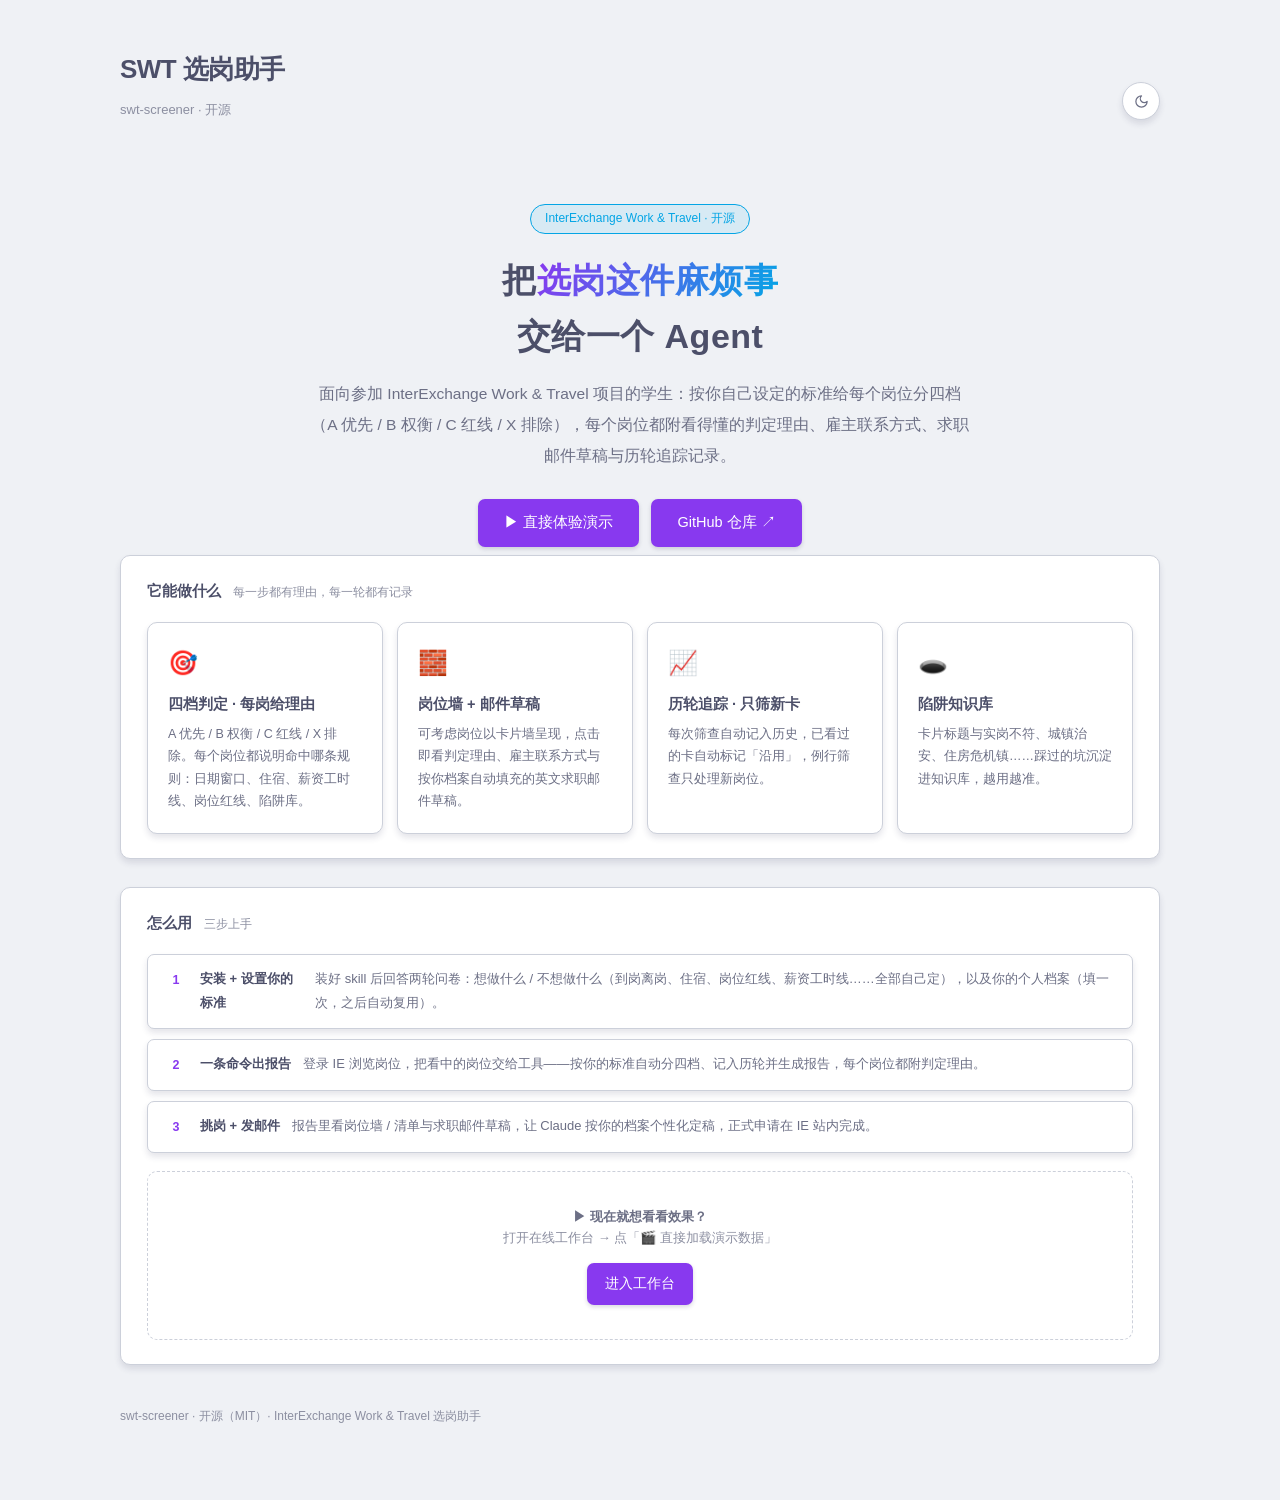
<file: index.html>
<!doctype html>
<html lang="zh">
<head>
<meta charset="utf-8">
<meta name="viewport" content="width=device-width, initial-scale=1">
<title>SWT 选岗助手 · InterExchange Work &amp; Travel 岗位筛选</title>
<meta name="description" content="面向 InterExchange Work & Travel 学生的开源选岗助手：按自己设定的标准给岗位分四档，附判定理由、求职邮件草稿与历轮追踪。">
<link rel="stylesheet" href="webapp/style.css">
<style>
.hero { text-align:center; padding:52px 10px 8px; }
.hero .badge { display:inline-block; font-size:12px; color:var(--accent2); border:1px solid var(--accent2);
  border-radius:999px; padding:4px 14px; margin-bottom:18px; background:var(--accent2-soft); }
.hero h1 { font-size:34px; font-weight:800; margin:0 0 14px; letter-spacing:.5px; }
.hero h1 .grad { background:linear-gradient(120deg,var(--accent),var(--accent2));
  -webkit-background-clip:text; background-clip:text; color:transparent; }
.hero .tag { color:var(--fg2); font-size:15.5px; line-height:2; max-width:660px; margin:0 auto 28px; }
.hero .ctas { display:flex; gap:12px; justify-content:center; flex-wrap:wrap; }
.hero .cta.big { padding:12px 26px; font-size:14.5px; }
.grid4 { display:grid; grid-template-columns:repeat(auto-fit,minmax(220px,1fr)); gap:14px; margin-top:18px; }
.fcard { background:var(--card); border:1px solid var(--line); border-radius:var(--radius); padding:20px; box-shadow:var(--shadow); }
.fcard .ico { font-size:24px; }
.fcard h4 { margin:10px 0 6px; font-size:14.5px; }
.fcard p { margin:0; font-size:12.5px; color:var(--fg2); line-height:1.8; }
.steps { margin:18px 0 0; padding:0; list-style:none; display:flex; flex-direction:column; gap:10px; counter-reset:st; }
.steps li { display:flex; gap:12px; align-items:flex-start; background:var(--card); border:1px solid var(--line);
  border-radius:var(--radius-s); padding:12px 16px; font-size:13px; color:var(--fg2); line-height:1.9;
  box-shadow:var(--shadow); counter-increment:st; }
.steps li::before { content:counter(st); flex:none; width:24px; height:24px; border-radius:8px; background:var(--accent-soft);
  color:var(--accent); display:flex; align-items:center; justify-content:center; font-weight:700; font-size:12.5px; margin-top:2px; }
.steps b { color:var(--fg); }
.demo-box { border:1.5px dashed var(--line); border-radius:var(--radius); padding:34px 20px; text-align:center;
  color:var(--muted); font-size:13px; margin-top:18px; }
.demo-box b { color:var(--fg2); }
@media (max-width:640px) { .hero h1 { font-size:26px; } }
</style>
</head>
<body>
<div class="wrap">
  <header class="page-head">
    <div>
      <h1>SWT 选岗助手</h1>
      <p class="page-sub">swt-screener · 开源</p>
    </div>
    <div class="head-actions">
      <button class="theme-btn" id="theme-btn" aria-label="切换明暗主题"></button>
    </div>
  </header>

  <section class="hero">
    <span class="badge">InterExchange Work &amp; Travel · 开源</span>
    <h1>把<span class="grad">选岗这件麻烦事</span><br>交给一个 Agent</h1>
    <p class="tag">面向参加 InterExchange Work &amp; Travel 项目的学生：按你自己设定的标准给每个岗位分四档
      （A 优先 / B 权衡 / C 红线 / X 排除），每个岗位都附看得懂的判定理由、雇主联系方式、求职邮件草稿与历轮追踪记录。</p>
    <div class="ctas">
      <a class="cta big" href="webapp/index.html">▶ 直接体验演示</a>
      <a class="cta big ghost-btn" id="repo-link" href="https://github.com/musao-web/swt-screener" target="_blank" rel="noopener">GitHub 仓库 ↗</a>
    </div>
  </section>

  <section class="card">
    <div class="card-head"><h3>它能做什么</h3><span class="card-sub">每一步都有理由，每一轮都有记录</span></div>
    <div class="grid4">
      <div class="fcard">
        <div class="ico">🎯</div>
        <h4>四档判定 · 每岗给理由</h4>
        <p>A 优先 / B 权衡 / C 红线 / X 排除。每个岗位都说明命中哪条规则：日期窗口、住宿、薪资工时线、岗位红线、陷阱库。</p>
      </div>
      <div class="fcard">
        <div class="ico">🧱</div>
        <h4>岗位墙 + 邮件草稿</h4>
        <p>可考虑岗位以卡片墙呈现，点击即看判定理由、雇主联系方式与按你档案自动填充的英文求职邮件草稿。</p>
      </div>
      <div class="fcard">
        <div class="ico">📈</div>
        <h4>历轮追踪 · 只筛新卡</h4>
        <p>每次筛查自动记入历史，已看过的卡自动标记「沿用」，例行筛查只处理新岗位。</p>
      </div>
      <div class="fcard">
        <div class="ico">🕳️</div>
        <h4>陷阱知识库</h4>
        <p>卡片标题与实岗不符、城镇治安、住房危机镇……踩过的坑沉淀进知识库，越用越准。</p>
      </div>
    </div>
  </section>

  <section class="card">
    <div class="card-head"><h3>怎么用</h3><span class="card-sub">三步上手</span></div>
    <ol class="steps">
      <li><b>安装 + 设置你的标准</b>装好 skill 后回答两轮问卷：想做什么 / 不想做什么（到岗离岗、住宿、岗位红线、薪资工时线……全部自己定），以及你的个人档案（填一次，之后自动复用）。</li>
      <li><b>一条命令出报告</b>登录 IE 浏览岗位，把看中的岗位交给工具——按你的标准自动分四档、记入历轮并生成报告，每个岗位都附判定理由。</li>
      <li><b>挑岗 + 发邮件</b>报告里看岗位墙 / 清单与求职邮件草稿，让 Claude 按你的档案个性化定稿，正式申请在 IE 站内完成。</li>
    </ol>
    <div class="demo-box">
      <b>▶ 现在就想看看效果？</b><br>
      打开在线工作台 → 点「🎬 直接加载演示数据」<br>
      <a class="cta" href="webapp/index.html" style="margin-top:14px;display:inline-flex">进入工作台</a>
    </div>
  </section>

  <div class="foot">
    swt-screener · 开源（MIT）· InterExchange Work &amp; Travel 选岗助手
  </div>
</div>

<script>
(function () {
"use strict";
// 主题切换（与工作台同一套 token）
var btn = document.getElementById("theme-btn");
var ICON_SUN = '<svg width="15" height="15" viewBox="0 0 24 24" fill="none" stroke="currentColor" stroke-width="2" stroke-linecap="round"><circle cx="12" cy="12" r="4"/><path d="M12 2v2M12 20v2M4.9 4.9l1.4 1.4M17.7 17.7l1.4 1.4M2 12h2M20 12h2M4.9 19.1l1.4-1.4M17.7 6.3l1.4-1.4"/></svg>';
var ICON_MOON = '<svg width="15" height="15" viewBox="0 0 24 24" fill="none" stroke="currentColor" stroke-width="2" stroke-linecap="round" stroke-linejoin="round"><path d="M12 3a6 6 0 0 0 9 9 9 9 0 1 1-9-9Z"/></svg>';
var cur = null;
try { cur = localStorage.getItem("swt-theme"); } catch (e) {}
if (cur) document.documentElement.setAttribute("data-theme", cur);
function isDark() {
  var a = document.documentElement.getAttribute("data-theme");
  if (a === "light") return false;
  if (a === "dark") return true;
  return window.matchMedia("(prefers-color-scheme: dark)").matches;
}
function render() { btn.innerHTML = isDark() ? ICON_SUN : ICON_MOON; btn.title = isDark() ? "切换到浅色" : "切换到深色"; }
btn.addEventListener("click", function () {
  var next = isDark() ? "light" : "dark";
  document.documentElement.setAttribute("data-theme", next);
  try { localStorage.setItem("swt-theme", next); } catch (e) {}
  render();
});
render();
})();
</script>
</body>
</html>
</file>
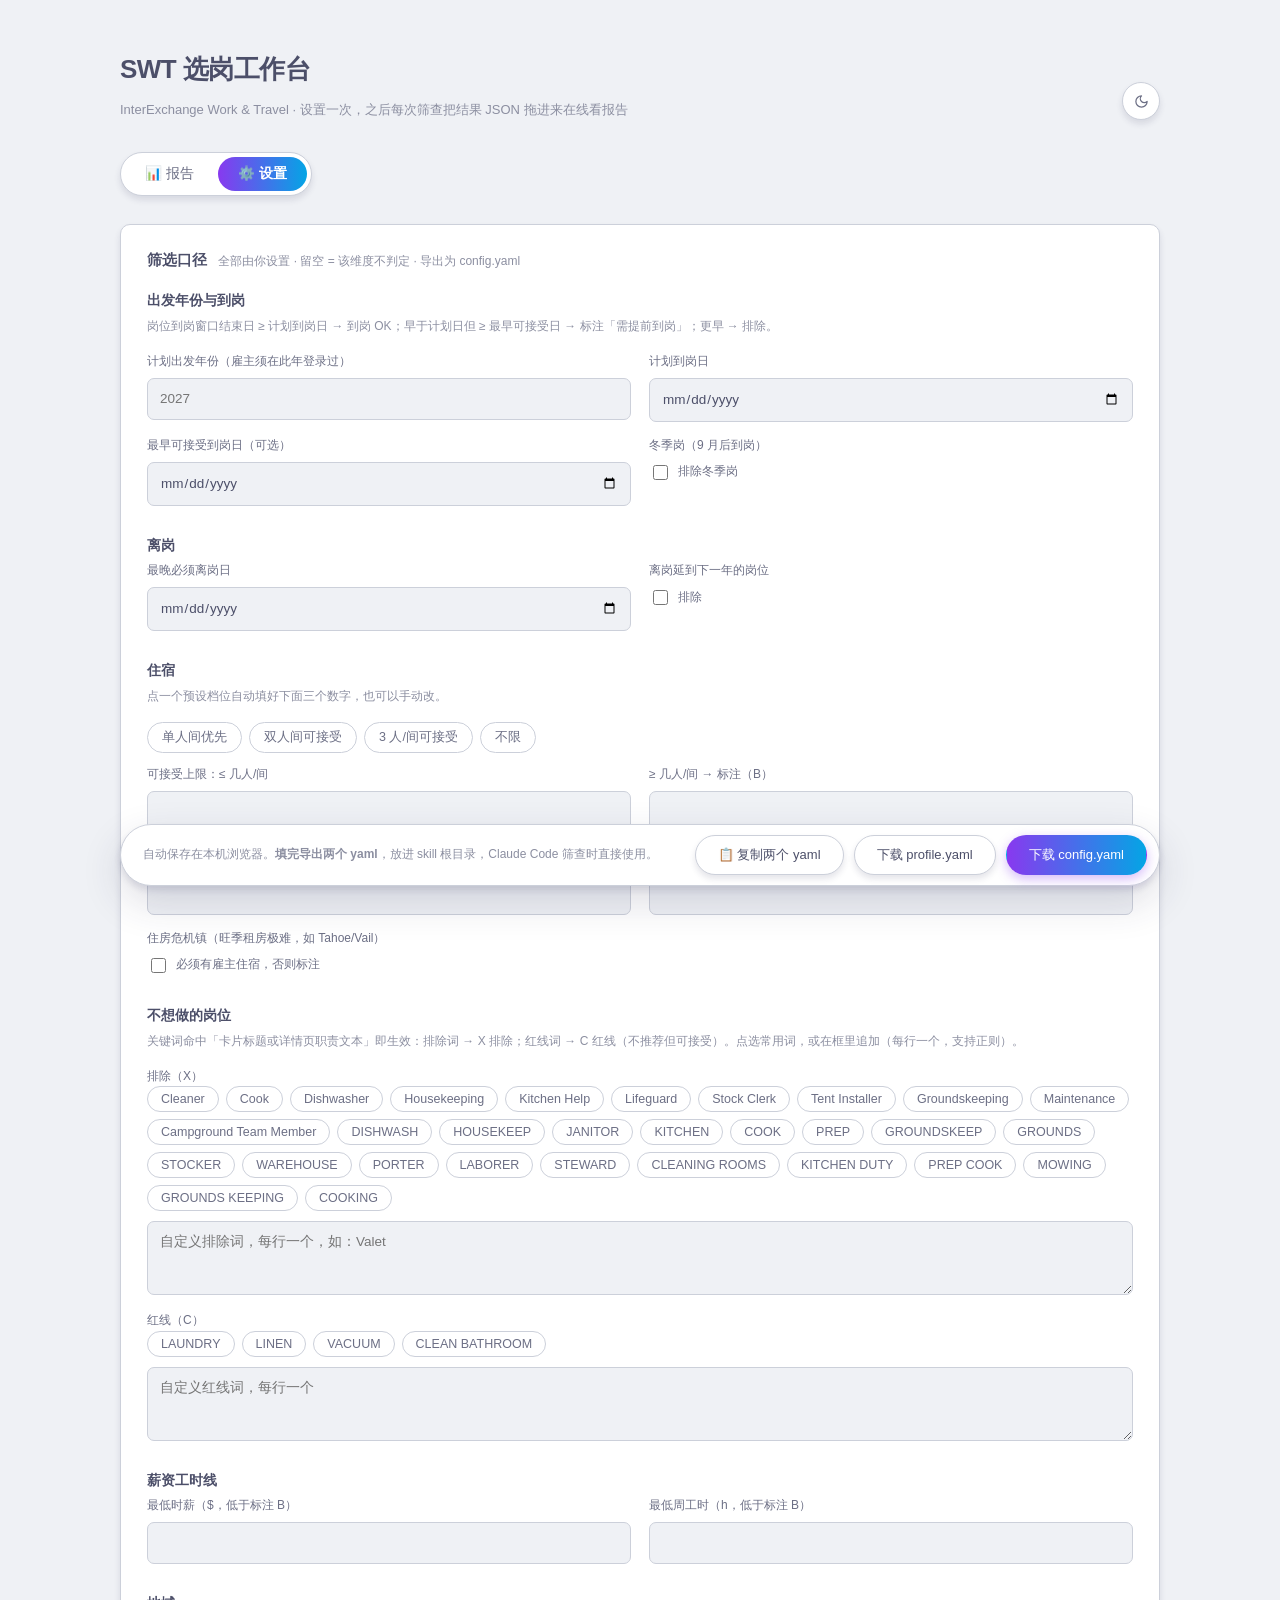
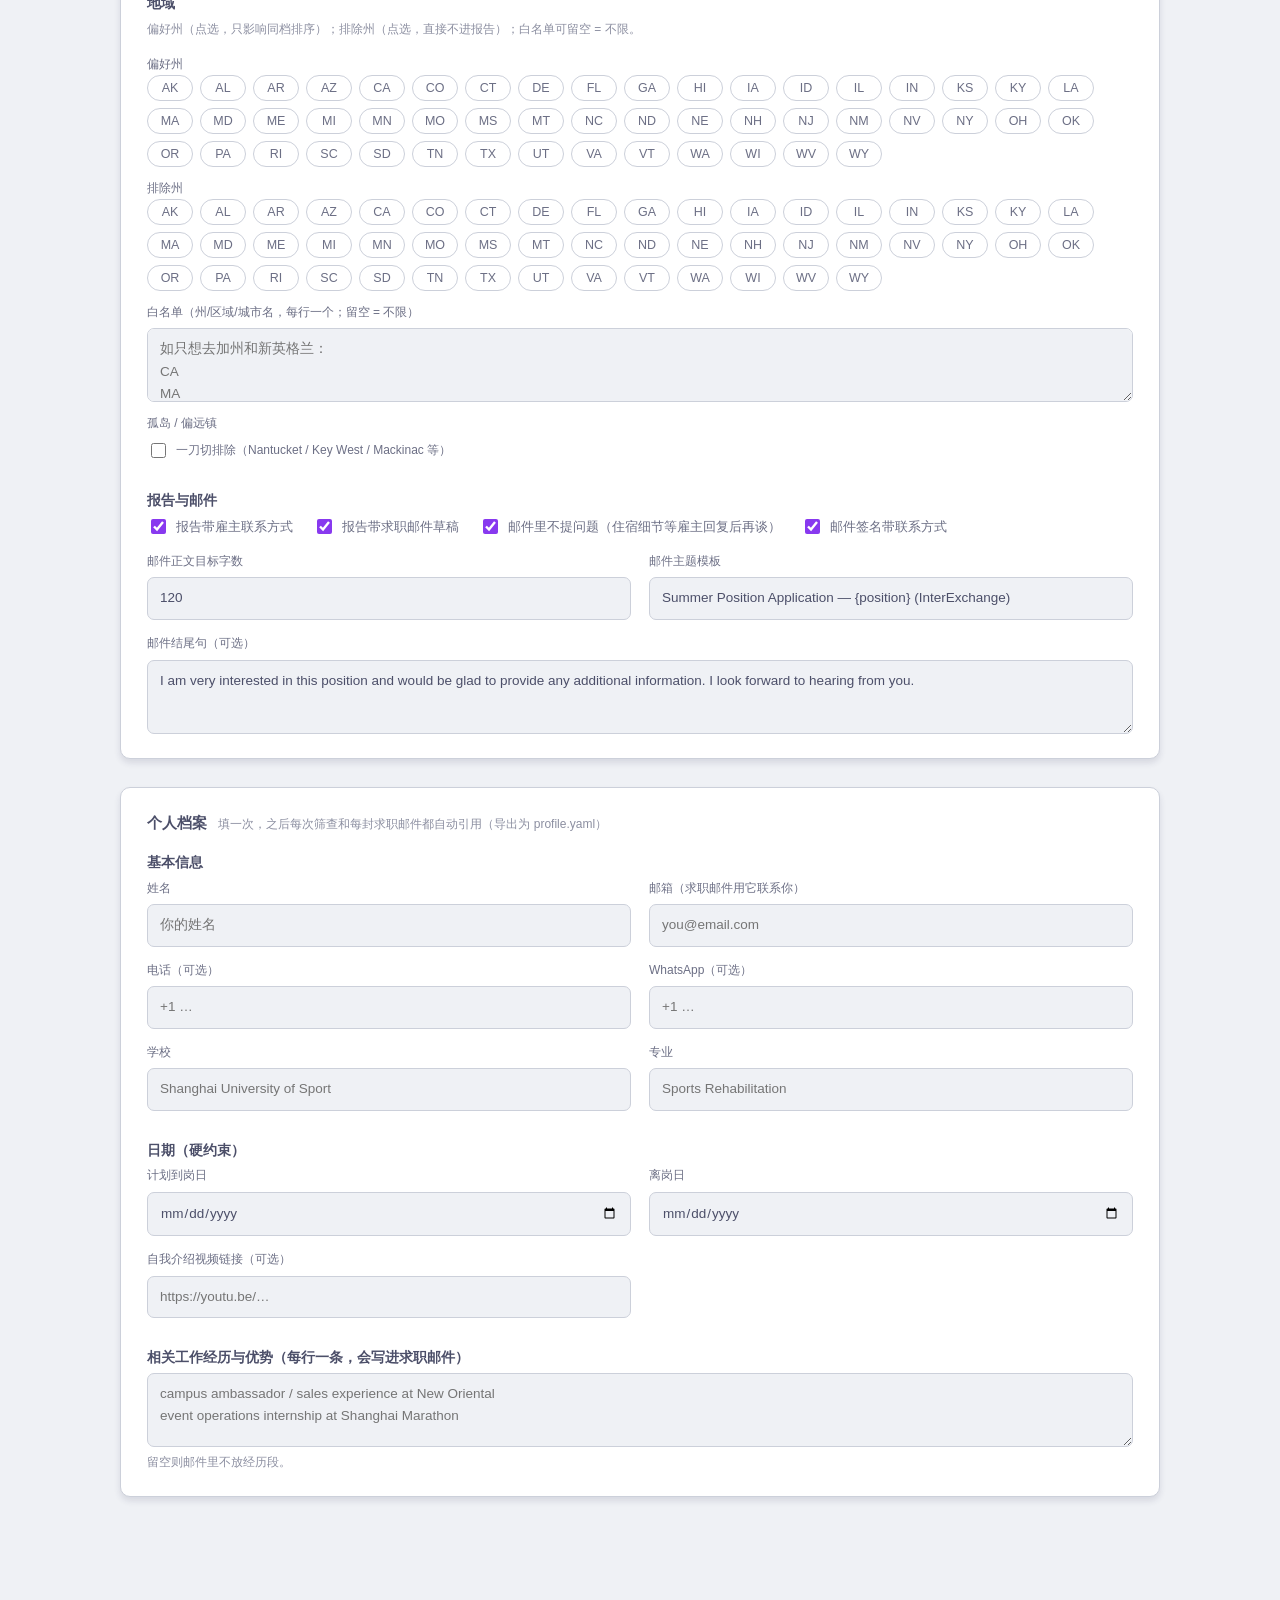
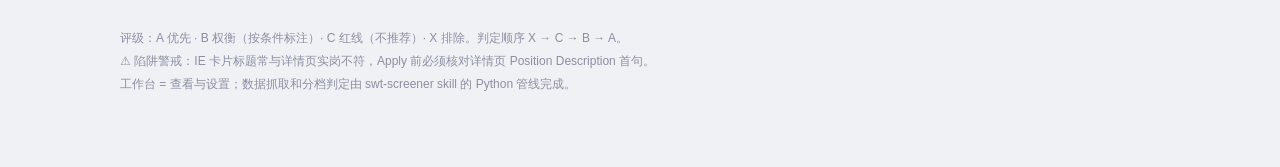
<file: webapp/index.html>
<!doctype html>
<html lang="zh">
<head>
<meta charset="utf-8">
<meta name="viewport" content="width=device-width, initial-scale=1">
<title>SWT 选岗工作台</title>
<link rel="stylesheet" href="style.css">
<style>
/* ===== 页签（胶囊） ===== */
.tabs { display:inline-flex; background:var(--card); border:1px solid var(--line); border-radius:999px;
        padding:4px; gap:4px; box-shadow:var(--shadow); margin-bottom:28px; }
.tab { border:0; background:transparent; color:var(--fg2); padding:8px 20px; border-radius:999px;
       cursor:pointer; font-size:13.5px; font-family:inherit; transition:.15s; }
.tab:hover { color:var(--fg); }
.tab.on { background:linear-gradient(90deg,var(--accent),var(--accent2)); color:var(--on-accent); font-weight:600; }

/* ===== 拖放区 ===== */
.drop { border:1.5px dashed var(--line); border-radius:var(--radius); padding:26px;
        text-align:center; color:var(--muted); font-size:13px; cursor:pointer; transition:.15s; }
.drop:hover, .drop.on { border-color:var(--accent2); color:var(--accent2); background:var(--accent2-soft); }
.drop.done { border-style:solid; border-color:var(--tier-a); color:var(--tier-a); background:var(--tier-a-soft); }
.hint { color:var(--muted); font-size:12px; line-height:1.9; margin:14px 0 0; }
.hint code { background:var(--bg); border:1px solid var(--line); border-radius:6px;
             padding:1px 7px; font-size:11.5px; color:var(--fg2); }

/* ===== 表单 ===== */
.fsec { margin-top:28px; }
.fsec h4 { font-size:14px; font-weight:600; margin:0 0 4px; }
.fsec .fsub { font-size:12px; color:var(--muted); margin:0 0 14px; line-height:1.8; }
.form-grid { display:grid; grid-template-columns:repeat(2,1fr); gap:14px 18px; }
@media (max-width:720px) { .form-grid { grid-template-columns:1fr; } }
.frow { display:flex; flex-direction:column; gap:6px; }
.frow label { font-size:12px; color:var(--fg2); font-weight:500; }
.frow input[type=text], .frow input[type=number], .frow input[type=date], .frow textarea {
  background:var(--bg); border:1px solid var(--line); border-radius:var(--radius-s);
  padding:9px 12px; font:inherit; font-size:13.5px; color:var(--fg); }
.frow textarea { min-height:74px; resize:vertical; }
.frow input:focus, .frow textarea:focus { outline:none; border-color:var(--accent2); }
.frow .fhelp { font-size:11.5px; color:var(--muted); }

/* ===== 点选胶囊（B · 渐变选中态） ===== */
.pick-grid { display:flex; flex-wrap:wrap; gap:7px; }
.pick { display:inline-flex; align-items:center; border:1px solid var(--line); background:var(--card);
        color:var(--fg2); border-radius:999px; padding:5px 13px; font-size:12.5px; cursor:pointer;
        font-family:inherit; transition:.12s; }
.pick:hover { border-color:var(--accent); color:var(--accent); }
.pick.on { background:linear-gradient(90deg,var(--accent),var(--accent2)); border-color:transparent;
           color:var(--on-accent); font-weight:600; }
.pick-grid.states .pick { min-width:46px; justify-content:center; padding:5px 9px; }
.chk-grid { display:flex; flex-wrap:wrap; gap:8px 20px; }
.chk { display:flex; align-items:center; gap:7px; font-size:13px; color:var(--fg2); cursor:pointer; }
.chk input { accent-color:var(--accent); width:15px; height:15px; }

/* ===== 住宿预设（胶囊） ===== */
.preset-row { display:flex; flex-wrap:wrap; gap:7px; margin-bottom:12px; }
.preset { border:1px solid var(--line); background:var(--card); color:var(--fg2);
          border-radius:999px; padding:6px 14px; font-size:12.5px; cursor:pointer;
          font-family:inherit; transition:.15s; }
.preset:hover { border-color:var(--accent); color:var(--accent); }
.preset.on { background:linear-gradient(90deg,var(--accent),var(--accent2)); border-color:transparent;
             color:var(--on-accent); font-weight:600; }
.note-warn { font-size:12px; color:var(--muted); line-height:1.8; }
.note-warn b { color:var(--tier-b); }

/* ===== 导出栏 + 按钮（B · 胶囊渐变） ===== */
.export-bar { position:sticky; bottom:14px; display:flex; gap:10px; align-items:center;
  background:var(--card); border:1px solid var(--line); box-shadow:var(--shadow-lg);
  border-radius:999px; padding:10px 12px 10px 22px; margin-top:26px; flex-wrap:wrap; z-index:5; }
.export-bar .eb-title { font-size:12px; color:var(--muted); margin-right:auto; line-height:1.6; }

.btn2 { display:inline-flex; align-items:center; gap:7px; border:1px solid transparent;
        border-radius:999px; font-size:13px; font-weight:500; padding:10px 22px;
        cursor:pointer; font-family:inherit; transition:.15s; }
.btn2.ok { background:linear-gradient(90deg,var(--accent),var(--accent2)); color:var(--on-accent);
           box-shadow:0 4px 12px rgba(136,57,239,.35); }
.btn2.ok:hover { filter:brightness(1.08); transform:translateY(-1px); }
.btn2.ghost { background:var(--card); color:var(--fg); border-color:var(--line); box-shadow:var(--shadow); }
.btn2.ghost:hover { border-color:var(--accent); color:var(--accent); }
#btn-demo { background:linear-gradient(90deg,var(--accent2),#22b8f0); color:var(--on-accent);
            border-color:transparent; font-weight:600; box-shadow:0 4px 12px rgba(4,165,229,.35); }
#btn-demo:hover { filter:brightness(1.08); transform:translateY(-1px); }

#report-area { animation:pop .25s ease; }
@keyframes pop { from { opacity:0; transform:translateY(8px); } to { opacity:1; transform:none; } }
</style>
</head>
<body>
<div class="wrap">
  <header class="page-head">
    <div>
      <h1>SWT 选岗工作台</h1>
      <p class="page-sub">InterExchange Work &amp; Travel · 设置一次，之后每次筛查把结果 JSON 拖进来在线看报告</p>
    </div>
    <div class="head-actions">
      <button class="theme-btn" id="theme-btn" aria-label="切换明暗主题"></button>
    </div>
  </header>

  <nav class="tabs" id="tabs">
    <button class="tab on" data-tab="report">📊 报告</button>
    <button class="tab" data-tab="setup">⚙️ 设置</button>
  </nav>

  <!-- ============ 报告页 ============ -->
  <div id="tab-report">
    <section class="card">
      <div class="card-head"><h3>载入筛查结果</h3><span class="card-sub">screen.py 输出的 screen_result.json</span></div>
      <div class="drop" id="drop-result">把 screen_result.json 拖到这里，或点击选择文件</div>
      <input type="file" id="file-result" accept=".json" hidden>
      <div class="card-head" style="margin-top:22px"><h3>载入历轮记录（可选）</h3><span class="card-sub">history.py 维护的 screening_history.json，用于渲染历轮筛查记录表</span></div>
      <div class="drop" id="drop-history">把 screening_history.json 拖到这里，或点击选择文件</div>
      <input type="file" id="file-history" accept=".json" hidden>
      <button class="btn2 ghost" id="btn-demo" style="margin-top:18px">🎬 直接加载演示数据（无需文件）</button>
      <p class="hint">还没有结果文件？在 Claude Code 里跑 <code>python3 scripts/screen.py config.yaml 数据.json screen_result.json</code> 生成。邮件草稿会用「设置」页的档案自动填充。</p>
    </section>
    <div id="report-area"></div>
  </div>

  <!-- ============ 设置页 ============ -->
  <div id="tab-setup" hidden>

    <section class="card">
      <div class="card-head"><h3>筛选口径</h3><span class="card-sub">全部由你设置 · 留空 = 该维度不判定 · 导出为 config.yaml</span></div>

      <div class="fsec" style="margin-top:0">
        <h4>出发年份与到岗</h4>
        <p class="fsub">岗位到岗窗口结束日 ≥ 计划到岗日 → 到岗 OK；早于计划日但 ≥ 最早可接受日 → 标注「需提前到岗」；更早 → 排除。</p>
        <div class="form-grid">
          <div class="frow"><label>计划出发年份（雇主须在此年登录过）</label><input type="number" id="c-year" min="2025" max="2035" placeholder="2027"></div>
          <div class="frow"><label>计划到岗日</label><input type="date" id="c-arr"></div>
          <div class="frow"><label>最早可接受到岗日（可选）</label><input type="date" id="c-acc"></div>
          <div class="frow"><label>冬季岗（9 月后到岗）</label><label class="chk"><input type="checkbox" id="c-winter"> 排除冬季岗</label></div>
        </div>
      </div>

      <div class="fsec">
        <h4>离岗</h4>
        <div class="form-grid">
          <div class="frow"><label>最晚必须离岗日</label><input type="date" id="c-dep"></div>
          <div class="frow"><label>离岗延到下一年的岗位</label><label class="chk"><input type="checkbox" id="c-offyear"> 排除</label></div>
        </div>
      </div>

      <div class="fsec">
        <h4>住宿</h4>
        <p class="fsub">点一个预设档位自动填好下面三个数字，也可以手动改。</p>
        <div class="preset-row" id="hou-presets">
          <button class="preset" data-max="1" data-warn="2" data-excl="3">单人间优先</button>
          <button class="preset" data-max="2" data-warn="3" data-excl="4">双人间可接受</button>
          <button class="preset" data-max="3" data-warn="4" data-excl="5">3 人/间可接受</button>
          <button class="preset" data-max="" data-warn="" data-excl="">不限</button>
        </div>
        <div class="form-grid">
          <div class="frow"><label>可接受上限：≤ 几人/间</label><input type="number" id="c-rmax" min="1" max="10"></div>
          <div class="frow"><label>≥ 几人/间 → 标注（B）</label><input type="number" id="c-rwarn" min="1" max="10"></div>
          <div class="frow"><label>≥ 几人/间 → 排除（X）</label><input type="number" id="c-rexcl" min="1" max="10"></div>
          <div class="frow"><label>周租金线（$，超过标注）</label><input type="number" id="c-rent" min="0" step="5"></div>
        </div>
        <div class="form-grid" style="margin-top:14px">
          <div class="frow"><label>住房危机镇（旺季租房极难，如 Tahoe/Vail）</label><label class="chk"><input type="checkbox" id="c-crisis"> 必须有雇主住宿，否则标注</label></div>
        </div>
      </div>

      <div class="fsec">
        <h4>不想做的岗位</h4>
        <p class="fsub">关键词命中「卡片标题或详情页职责文本」即生效：排除词 → X 排除；红线词 → C 红线（不推荐但可接受）。点选常用词，或在框里追加（每行一个，支持正则）。</p>
        <div class="frow"><label>排除（X）</label></div>
        <div class="pick-grid" id="c-kw-x"></div>
        <div class="frow" style="margin-top:10px"><textarea id="c-kw-x-extra" placeholder="自定义排除词，每行一个，如：Valet"></textarea></div>
        <div class="frow" style="margin-top:16px"><label>红线（C）</label></div>
        <div class="pick-grid" id="c-kw-c"></div>
        <div class="frow" style="margin-top:10px"><textarea id="c-kw-c-extra" placeholder="自定义红线词，每行一个"></textarea></div>
      </div>

      <div class="fsec">
        <h4>薪资工时线</h4>
        <div class="form-grid">
          <div class="frow"><label>最低时薪（$，低于标注 B）</label><input type="number" id="c-wage" min="0" step="0.5"></div>
          <div class="frow"><label>最低周工时（h，低于标注 B）</label><input type="number" id="c-hours" min="0" step="1"></div>
        </div>
      </div>

      <div class="fsec">
        <h4>地域</h4>
        <p class="fsub">偏好州（点选，只影响同档排序）；排除州（点选，直接不进报告）；白名单可留空 = 不限。</p>
        <div class="frow"><label>偏好州</label></div>
        <div class="pick-grid states" id="c-prefer"></div>
        <div class="frow" style="margin-top:12px"><label>排除州</label></div>
        <div class="pick-grid states" id="c-exclude"></div>
        <div class="frow" style="margin-top:12px"><label>白名单（州/区域/城市名，每行一个；留空 = 不限）</label><textarea id="c-allow" placeholder="如只想去加州和新英格兰：&#10;CA&#10;MA&#10;ME"></textarea></div>
        <div class="frow" style="margin-top:12px"><label>孤岛 / 偏远镇</label><label class="chk"><input type="checkbox" id="c-island"> 一刀切排除（Nantucket / Key West / Mackinac 等）</label></div>
      </div>

      <div class="fsec">
        <h4>报告与邮件</h4>
        <div class="chk-grid">
          <label class="chk"><input type="checkbox" id="c-report-contacts" checked> 报告带雇主联系方式</label>
          <label class="chk"><input type="checkbox" id="c-report-drafts" checked> 报告带求职邮件草稿</label>
          <label class="chk"><input type="checkbox" id="c-email-nq" checked> 邮件里不提问题（住宿细节等雇主回复后再谈）</label>
          <label class="chk"><input type="checkbox" id="c-email-contact" checked> 邮件签名带联系方式</label>
        </div>
        <div class="form-grid" style="margin-top:14px">
          <div class="frow"><label>邮件正文目标字数</label><input type="number" id="c-maxwords" min="40" max="400" value="120"></div>
          <div class="frow"><label>邮件主题模板</label><input type="text" id="c-subject" value="Summer Position Application — {position} (InterExchange)"></div>
        </div>
        <div class="frow" style="margin-top:14px"><label>邮件结尾句（可选）</label><textarea id="c-closing">I am very interested in this position and would be glad to provide any additional information. I look forward to hearing from you.</textarea></div>
      </div>
    </section>

    <section class="card">
      <div class="card-head"><h3>个人档案</h3><span class="card-sub">填一次，之后每次筛查和每封求职邮件都自动引用（导出为 profile.yaml）</span></div>

      <div class="fsec" style="margin-top:0">
        <h4>基本信息</h4>
        <div class="form-grid">
          <div class="frow"><label>姓名</label><input type="text" id="p-name" placeholder="你的姓名"></div>
          <div class="frow"><label>邮箱（求职邮件用它联系你）</label><input type="text" id="p-email" placeholder="you@email.com"></div>
          <div class="frow"><label>电话（可选）</label><input type="text" id="p-phone" placeholder="+1 …"></div>
          <div class="frow"><label>WhatsApp（可选）</label><input type="text" id="p-whatsapp" placeholder="+1 …"></div>
          <div class="frow"><label>学校</label><input type="text" id="p-school" placeholder="Shanghai University of Sport"></div>
          <div class="frow"><label>专业</label><input type="text" id="p-major" placeholder="Sports Rehabilitation"></div>
        </div>
      </div>

      <div class="fsec">
        <h4>日期（硬约束）</h4>
        <div class="form-grid">
          <div class="frow"><label>计划到岗日</label><input type="date" id="p-arrival"></div>
          <div class="frow"><label>离岗日</label><input type="date" id="p-departure"></div>
          <div class="frow"><label>自我介绍视频链接（可选）</label><input type="text" id="p-video" placeholder="https://youtu.be/…"></div>
        </div>
      </div>

      <div class="fsec">
        <h4>相关工作经历与优势（每行一条，会写进求职邮件）</h4>
        <div class="frow">
          <textarea id="p-exp" placeholder="campus ambassador / sales experience at New Oriental&#10;event operations internship at Shanghai Marathon"></textarea>
          <span class="fhelp">留空则邮件里不放经历段。</span>
        </div>
      </div>
    </section>

    <div class="export-bar">
      <span class="eb-title">自动保存在本机浏览器。<b>填完导出两个 yaml</b>，放进 skill 根目录，Claude Code 筛查时直接使用。</span>
      <button class="btn2 ghost" id="btn-copy">📋 复制两个 yaml</button>
      <button class="btn2 ghost" id="btn-dl-profile">下载 profile.yaml</button>
      <button class="btn2 ok" id="btn-dl-config">下载 config.yaml</button>
    </div>
  </div>

  <div class="foot">
    评级：A 优先 · B 权衡（按条件标注）· C 红线（不推荐）· X 排除。判定顺序 X → C → B → A。<br>
    ⚠ 陷阱警戒：IE 卡片标题常与详情页实岗不符，Apply 前必须核对详情页 Position Description 首句。<br>
    工作台 = 查看与设置；数据抓取和分档判定由 swt-screener skill 的 Python 管线完成。
  </div>
</div>

<script src="data.js"></script>
<script>
(function () {
"use strict";

/* ================= 常量与数据 ================= */
var TIER_META = {
  A: ["A", "优先", "全部通过 · 可直接申请", "直接申请"],
  B: ["B", "权衡", "有条件权衡 · 看标注决定", "按标注权衡"],
  C: ["C", "红线", "不推荐 · 风险需自担", "不推荐"],
  X: ["X", "排除", "命中硬性排除条件", "硬性排除"]
};
var TIER_ORDER = ["A", "B", "C", "X"];
var WALL_TIERS = { A: 1, B: 1, C: 1 };
var IE_BASE = "https://app.interexchange.org";
var D = window.SITE_DATA || { contacts: {}, fallback: [], safety: {}, traps: null };
var MONTHS = ["January","February","March","April","May","June","July","August","September","October","November","December"];

var KW_EXCLUDE = [
  "Cleaner","Cook","Dishwasher","Housekeeping","Kitchen Help","Lifeguard",
  "Stock Clerk","Tent Installer","Groundskeeping","Maintenance","Campground Team Member",
  "DISHWASH","HOUSEKEEP","JANITOR","KITCHEN",["COOK\\b","COOK"],["PREP\\b","PREP"],
  "GROUNDSKEEP","GROUNDS","STOCKER","WAREHOUSE","PORTER","LABORER","STEWARD",
  "CLEANING ROOMS","KITCHEN DUTY","PREP COOK","MOWING","GROUNDS KEEPING","COOKING"];
var KW_REDLINE = [["LAUNDRY","LAUNDRY"],["LINEN","LINEN"],["VACUUM","VACUUM"],["CLEAN (THE )?(BATHROOM|SHOWER)","CLEAN BATHROOM"]];
var STATES = ["AK","AL","AR","AZ","CA","CO","CT","DE","FL","GA","HI","IA","ID","IL","IN","KS","KY","LA","MA","MD","ME","MI","MN","MO","MS","MT","NC","ND","NE","NH","NJ","NM","NV","NY","OH","OK","OR","PA","RI","SC","SD","TN","TX","UT","VA","VT","WA","WI","WV","WY"];

/* ================= 工具 ================= */
function esc(s) { return String(s == null ? "" : s).replace(/[&<>]/g, function (c) { return { "&": "&amp;", "<": "&lt;", ">": "&gt;" }[c]; }); }
function norm(s) { return String(s || "").toLowerCase().replace(/[^a-z0-9]/g, ""); }
function $(id) { return document.getElementById(id); }
function v(id) { var el = $(id); return el ? el.value.trim() : ""; }
function num(id) { var t = v(id); return t === "" ? null : Number(t); }
function lines(id) { return v(id).split("\n").map(function (s) { return s.trim(); }).filter(Boolean); }
function fmtMMDD(iso) { var m = /^(\d{4})-(\d{2})-(\d{2})$/.exec(iso || ""); return m ? m[2] + "-" + m[3] : (iso || null); }
function fmtWindow(w) {
  if (!w) return "未标注";
  var a = new Date(w[0] + "T00:00:00"), b = new Date(w[1] + "T00:00:00");
  function p(d) { return (d.getMonth() + 1) + "/" + d.getDate(); }
  return p(a) + "–" + p(b);
}
function fmtFull(iso) { var d = new Date(iso + "T00:00:00"); return MONTHS[d.getMonth()] + " " + d.getDate() + ", " + d.getFullYear(); }
function fmtMdy(iso) { var d = new Date(iso + "T00:00:00"); return MONTHS[d.getMonth()] + " " + d.getDate(); }
function absHref(h) { return h ? (h.indexOf("http") === 0 ? h : IE_BASE + h) : ""; }

/* ================= 设置表单 ================= */
function pickGrid(elId, opts) {
  var box = $(elId);
  opts.forEach(function (o) {
    var pair = Array.isArray(o) ? o : [o, o];
    var b = document.createElement("button");
    b.type = "button"; b.className = "pick"; b.textContent = pair[1];
    b.dataset.val = pair[0];
    b.addEventListener("click", function () { b.classList.toggle("on"); save(); });
    box.appendChild(b);
  });
}
function picked(elId) {
  return Array.prototype.slice.call($(elId).querySelectorAll(".pick.on")).map(function (b) { return b.dataset.val; });
}

function collectProfile() {
  return {
    name: v("p-name"),
    contact: { email: v("p-email"), phone: v("p-phone"), whatsapp: v("p-whatsapp") },
    school: v("p-school"), major: v("p-major"), sponsor: "InterExchange",
    arrival: v("p-arrival"), departure: v("p-departure"), video_url: v("p-video"),
    experiences: lines("p-exp")
  };
}
function collectCriteria() {
  return {
    season_year: num("c-year"),
    arrival: {
      priority_on_or_after: fmtMMDD(v("c-arr")),
      acceptable_on_or_after: fmtMMDD(v("c-acc")),
      reject_winter: $("c-winter").checked
    },
    departure: {
      deadline: fmtMMDD(v("c-dep")),
      reject_off_season_year: $("c-offyear").checked
    },
    housing: {
      max_roommates: num("c-rmax"), warn_roommates: num("c-rwarn"),
      exclude_roommates: num("c-rexcl"), max_rent_weekly: num("c-rent"),
      crisis_towns_require_host_housing: $("c-crisis").checked
    },
    redline: {
      free_text_exclude: picked("c-kw-x").concat(lines("c-kw-x-extra")),
      free_text_redline: picked("c-kw-c").concat(lines("c-kw-c-extra"))
    },
    wage_hours: { min_wage: num("c-wage"), min_hours: num("c-hours") },
    regions: {
      allow: lines("c-allow"), exclude: picked("c-exclude"), prefer: picked("c-prefer"),
      exclude_island_towns: $("c-island").checked
    },
    traps: { enabled: true },
    report: {
      format: "html", lang: "zh",
      include_contacts: $("c-report-contacts").checked,
      include_email_drafts: $("c-report-drafts").checked
    },
    history: { file: "screening_history.json", dedup: true },
    email: {
      enabled: true,
      subject_template: v("c-subject") || "Summer Position Application — {position} (InterExchange)",
      include_contact: $("c-email-contact").checked,
      no_questions: $("c-email-nq").checked,
      closing_line: v("c-closing"),
      max_words: num("c-maxwords") || 120
    },
    tiering: { order: ["X", "C", "B", "A"], sort_by: ["wage_desc", "hours_desc", "rent_asc"] }
  };
}

/* ---------- YAML 导出 ---------- */
function yq(s) {
  if (s === null || s === undefined) return "";
  if (typeof s === "number") return String(s);
  s = String(s);
  if (s === "") return '""';
  if (/^[\w .()+\-]{1,60}$/.test(s) && !/^-/.test(s)) return s;
  return "'" + s.replace(/'/g, "''") + "'";
}
function ylist(items, indent) {
  if (!items || !items.length) return indent + "[]";
  return items.map(function (it) { return indent + "- " + yq(it); }).join("\n");
}
function exportProfileYaml() {
  var p = collectProfile();
  return [
    "# swt-screener 个人档案（记忆模块）：首次填写后自动复用，邮件草稿自动引用。",
    "name: " + yq(p.name),
    "contact:",
    "  email: " + yq(p.contact.email),
    "  phone: " + yq(p.contact.phone),
    "  whatsapp: " + yq(p.contact.whatsapp),
    "school: " + yq(p.school),
    "major: " + yq(p.major),
    "sponsor: " + yq(p.sponsor),
    "arrival: " + yq(p.arrival),
    "departure: " + yq(p.departure),
    "video_url: " + yq(p.video_url),
    "experiences:",
    ylist(p.experiences, "  ")
  ].join("\n") + "\n";
}
function exportConfigYaml() {
  var c = collectCriteria();
  return [
    "# swt-screener 配置：全部口径由你在工作台表单设置。空值 = 该维度不判定。",
    "season_year: " + yq(c.season_year),
    "",
    "arrival:",
    "  priority_on_or_after: " + yq(c.arrival.priority_on_or_after),
    "  acceptable_on_or_after: " + yq(c.arrival.acceptable_on_or_after),
    "  reject_winter: " + (c.arrival.reject_winter ? "true" : "false"),
    "",
    "departure:",
    "  deadline: " + yq(c.departure.deadline),
    "  reject_off_season_year: " + (c.departure.reject_off_season_year ? "true" : "false"),
    "",
    "housing:",
    "  max_roommates: " + yq(c.housing.max_roommates),
    "  warn_roommates: " + yq(c.housing.warn_roommates),
    "  exclude_roommates: " + yq(c.housing.exclude_roommates),
    "  max_rent_weekly: " + yq(c.housing.max_rent_weekly),
    "  crisis_towns_require_host_housing: " + (c.housing.crisis_towns_require_host_housing ? "true" : "false"),
    "",
    "redline:",
    "  free_text_exclude:",
    ylist(c.redline.free_text_exclude, "    "),
    "  free_text_redline:",
    ylist(c.redline.free_text_redline, "    "),
    "",
    "wage_hours:",
    "  min_wage: " + yq(c.wage_hours.min_wage),
    "  min_hours: " + yq(c.wage_hours.min_hours),
    "",
    "regions:",
    "  allow:",
    ylist(c.regions.allow, "    "),
    "  exclude: " + "[" + c.regions.exclude.map(yq).join(", ") + "]",
    "  prefer: " + "[" + c.regions.prefer.map(yq).join(", ") + "]",
    "  exclude_island_towns: " + (c.regions.exclude_island_towns ? "true" : "false"),
    "",
    "traps:",
    "  enabled: true",
    "",
    "report:",
    "  format: html",
    "  lang: zh",
    "  include_contacts: " + (c.report.include_contacts ? "true" : "false"),
    "  include_email_drafts: " + (c.report.include_email_drafts ? "true" : "false"),
    "",
    "history:",
    '  file: "screening_history.json"',
    "  dedup: true",
    "",
    "email:",
    "  enabled: true",
    "  subject_template: " + yq(c.email.subject_template),
    "  include_contact: " + (c.email.include_contact ? "true" : "false"),
    "  no_questions: " + (c.email.no_questions ? "true" : "false"),
    "  closing_line: " + yq(c.email.closing_line),
    "  max_words: " + c.email.max_words,
    "",
    "tiering:",
    "  order: [X, C, B, A]",
    "  sort_by: [wage_desc, hours_desc, rent_asc]"
  ].join("\n") + "\n";
}
function download(name, text) {
  var a = document.createElement("a");
  a.href = URL.createObjectURL(new Blob([text], { type: "text/yaml;charset=utf-8" }));
  a.download = name; a.click();
  URL.revokeObjectURL(a.href);
}

/* ---------- 表单初始化与持久化 ---------- */
var LS_P = "swt-wa-profile", LS_C = "swt-wa-criteria";
function save() {
  try {
    localStorage.setItem(LS_P, JSON.stringify(collectProfile()));
    localStorage.setItem(LS_C, JSON.stringify(collectCriteria()));
  } catch (e) {}
}
function restore() {
  try {
    var p = JSON.parse(localStorage.getItem(LS_P) || "null");
    var c = JSON.parse(localStorage.getItem(LS_C) || "null");
    if (!p) return false;
    ["name","email","phone","whatsapp","school","major","arrival","departure","video_url"].forEach(function (k) {
      var el = $("p-" + k); if (el && p[k]) el.value = p[k];
    });
    if (p.contact) {
      $("p-email").value = p.contact.email || "";
      $("p-phone").value = p.contact.phone || "";
      $("p-whatsapp").value = p.contact.whatsapp || "";
    }
    $("p-exp").value = (p.experiences || []).join("\n");
    if (c) applyCriteria(c);
    return true;
  } catch (e) { return false; }
}
function applyCriteria(c) {
  function set(id, val) { var el = $(id); if (el && val !== null && val !== undefined && val !== "") el.value = val; }
  function chk(id, on) { $(id).checked = !!on; }
  function pickSet(id, vals) {
    $(id).querySelectorAll(".pick").forEach(function (b) {
      b.classList.toggle("on", (vals || []).indexOf(b.dataset.val) >= 0);
    });
  }
  var yr = c.season_year || 2027;
  function toDate(mmdd) { return mmdd ? yr + "-" + mmdd : ""; }
  set("c-year", c.season_year);
  if (c.arrival) {
    set("c-arr", toDate(c.arrival.priority_on_or_after));
    set("c-acc", toDate(c.arrival.acceptable_on_or_after));
    chk("c-winter", c.arrival.reject_winter);
  }
  if (c.departure) {
    set("c-dep", toDate(c.departure.deadline));
    chk("c-offyear", c.departure.reject_off_season_year);
  }
  if (c.housing) {
    set("c-rmax", c.housing.max_roommates); set("c-rwarn", c.housing.warn_roommates);
    set("c-rexcl", c.housing.exclude_roommates); set("c-rent", c.housing.max_rent_weekly);
    chk("c-crisis", c.housing.crisis_towns_require_host_housing);
  }
  if (c.redline) {
    var fr = c.redline.free_text_redline || [];
    var fx = (c.redline.free_text_exclude || []).slice();
    // 兼容旧版存档：positions / extra_positions / title_keywords 并入排除池
    ["positions", "extra_positions", "title_keywords"].forEach(function (k) {
      (c.redline[k] || []).forEach(function (w) { if (fx.indexOf(w) < 0) fx.push(w); });
    });
    fx = fx.filter(function (w) { return fr.indexOf(w) < 0; });  // 与红线池重复的词从宽归红线
    function applyPool(elId, extraId, vals) {
      var known = [], custom = [];
      vals.forEach(function (w) {
        var hit = false;
        $(elId).querySelectorAll(".pick").forEach(function (b) { if (b.dataset.val === w) hit = true; });
        (hit ? known : custom).push(w);
      });
      pickSet(elId, known);
      set(extraId, custom.join("\n"));
    }
    applyPool("c-kw-x", "c-kw-x-extra", fx);
    applyPool("c-kw-c", "c-kw-c-extra", fr);
  }
  if (c.wage_hours) { set("c-wage", c.wage_hours.min_wage); set("c-hours", c.wage_hours.min_hours); }
  if (c.regions) {
    pickSet("c-prefer", c.regions.prefer || []);
    pickSet("c-exclude", c.regions.exclude || []);
    set("c-allow", (c.regions.allow || []).join("\n"));
    chk("c-island", c.regions.exclude_island_towns);
  }
  if (c.report) { chk("c-report-contacts", c.report.include_contacts !== false); chk("c-report-drafts", c.report.include_email_drafts !== false); }
  if (c.email) {
    chk("c-email-nq", c.email.no_questions !== false);
    chk("c-email-contact", c.email.include_contact !== false);
    set("c-maxwords", c.email.max_words);
    set("c-subject", c.email.subject_template);
    set("c-closing", c.email.closing_line);
  }
}
function initForm() {
  pickGrid("c-kw-x", KW_EXCLUDE);
  pickGrid("c-kw-c", KW_REDLINE);
  pickGrid("c-prefer", STATES.map(function (s) { return [s, s]; }));
  pickGrid("c-exclude", STATES.map(function (s) { return [s, s]; }));
  document.querySelectorAll("#hou-presets .preset").forEach(function (b) {
    b.addEventListener("click", function () {
      $("c-rmax").value = b.dataset.max; $("c-rwarn").value = b.dataset.warn;
      $("c-rexcl").value = b.dataset.excl;
      document.querySelectorAll("#hou-presets .preset").forEach(function (x) { x.classList.remove("on"); });
      b.classList.add("on"); save();
    });
  });
  document.querySelectorAll("#tab-setup input, #tab-setup textarea").forEach(function (el) {
    el.addEventListener("change", save);
    el.addEventListener("input", save);
  });
  var hasProfile = restore();
  $("btn-dl-profile").addEventListener("click", function () { save(); download("profile.yaml", exportProfileYaml()); });
  $("btn-dl-config").addEventListener("click", function () { save(); download("config.yaml", exportConfigYaml()); });
  $("btn-copy").addEventListener("click", function () {
    save();
    var text = exportProfileYaml() + "\n===== 分割线：下面粘贴为 config.yaml =====\n\n" + exportConfigYaml();
    (navigator.clipboard ? navigator.clipboard.writeText(text) : Promise.reject())
      .then(function () { $("btn-copy").textContent = "✅ 已复制"; setTimeout(function () { $("btn-copy").innerHTML = "📋 复制两个 yaml"; }, 1600); })
      .catch(function () { prompt("复制失败，请手动复制：", text); });
  });
  if (!hasProfile) switchTab("setup");   // 首次使用直接落在设置页
}

/* ================= 报告渲染 ================= */
function payLine(job) {
  if (job.wage === null || job.wage === undefined) return '<span class="miss">—</span>';
  var s = "<b>$" + esc(job.wage) + "</b>/h";
  if (job.tips) s += ' <span class="tip">+tip</span>';
  if (job.hours !== null && job.hours !== undefined) s += '<span class="dim"> · ' + esc(job.hours) + 'h/周</span>';
  return s;
}
function houLine(job) {
  var s = "室友 " + (job.share ? esc(job.share) : "未标注");
  if (job.rent !== null && job.rent !== undefined) s += ' <span class="dim">· 租金 $' + esc(job.rent) + '/周</span>';
  return s;
}
function matchContact(employer) {
  var emp = norm(employer);
  var keys = Object.keys(D.contacts);
  for (var i = 0; i < keys.length; i++) {
    var base = norm(keys[i].split("(")[0]);
    if (base && (emp.indexOf(base) >= 0 || base.indexOf(emp) >= 0)) return D.contacts[keys[i]];
  }
  return null;
}
function safetyChip(location) {
  var loc = norm(location);
  var keys = Object.keys(D.safety);
  for (var i = 0; i < keys.length; i++) {
    var k = norm(keys[i]);
    if (k && loc.indexOf(k) >= 0) {
      var s = D.safety[keys[i]];
      return ' <span class="safety" title="' + esc(s.note || "") + '">安全 ' + esc(s.grade) + "</span>";
    }
  }
  return "";
}
function contactHtml(job) {
  var info = matchContact(job.employer);
  if (info) {
    var bits = [];
    if (info.email) bits.push('<div class="cemail">' + esc(info.email) + "</div>");
    if (info.phone) bits.push('<div class="cphone">' + esc(info.phone) + "</div>");
    if (info.note) bits.push('<div class="cnote">' + esc(info.note) + "</div>");
    return bits.length ? bits.join("") : '<span class="miss">无</span>';
  }
  return '<span class="miss">未收录</span><div class="chbody">' +
    D.fallback.map(function (c) { return "· " + esc(c); }).join("<br>") + "</div>";
}
function deepLink() {
  var c = JSON.parse(localStorage.getItem(LS_C) || "{}");
  var q = [];
  if (c.wage_hours && c.wage_hours.min_wage) q.push("q%5Bwage_gteq%5D=" + c.wage_hours.min_wage);
  if (c.wage_hours && c.wage_hours.min_hours) q.push("q%5Bhours_gteq%5D=" + c.wage_hours.min_hours);
  return "https://app.interexchange.org/wt/job_listings" + (q.length ? "?" + q.join("&") : "");
}
function getProfile() { try { return JSON.parse(localStorage.getItem(LS_P) || "null") || {}; } catch (e) { return {}; } }
function getEmailCfg() { try { return (JSON.parse(localStorage.getItem(LS_C) || "{}").email) || {}; } catch (e) { return {}; } }

function buildDraft(job) {
  var p = getProfile(), e = getEmailCfg();
  if (!p.name) return null;
  var position = job.title || "this position";
  var subject = (e.subject_template || "Summer Position Application — {position}").replace("{position}", position);
  var arrivalPhrase = "as soon as the position requires";
  if (p.arrival) {
    if (job.SW) {
      var winEnd = new Date(job.SW[1] + "T00:00:00"), arr = new Date(p.arrival + "T00:00:00");
      if (winEnd < arr) arrivalPhrase = "by " + fmtMdy(job.SW[1]);
      else arrivalPhrase = "by " + fmtFull(p.arrival) + " (or earlier if needed)";
    } else arrivalPhrase = "by " + fmtFull(p.arrival);
  }
  var exps = p.experiences || [];
  var expBlock = exps.length ? "My relevant experience:\n" + exps.map(function (x) { return "- " + x; }).join("\n") + "\n\n" : "";
  var videoBlock = p.video_url ? "A short self-introduction video: " + p.video_url + "\n\n" : "";
  var closing = e.closing_line || "";
  var contactBlock = "";
  if (e.include_contact !== false && p.contact) {
    var cl = [];
    if (p.contact.email) cl.push("Email: " + p.contact.email);
    if (p.contact.phone) cl.push("Phone: " + p.contact.phone);
    if (p.contact.whatsapp) cl.push("Whatsapp: " + p.contact.whatsapp);
    if (cl.length) contactBlock = "\n" + cl.join("\n");
  }
  var body =
    "Dear " + (job.employer || "") + " team,\n\n" +
    "I am " + p.name + ", a " + p.major + " student at " + p.school + ", joining the J-1 Work & Travel program with " +
    (p.sponsor || "InterExchange") + ". I would like to apply for the " + position + " position in " + (job.location || "") + ".\n\n" +
    videoBlock + expBlock +
    "I can arrive " + arrivalPhrase + " and stay through " + (p.departure ? fmtFull(p.departure) : "") + "." +
    (closing ? " " + closing : "") + "\n\nBest regards,\n" + p.name + contactBlock;
  return { subject: subject, body: body.replace(/\s+$/, "") };
}
function draftHtml(job) {
  var d = buildDraft(job);
  if (!d) {
    return '<div class="msec"><div class="mlabel">求职邮件草稿</div>' +
      '<div class="mval">先在「设置」页填好个人档案（姓名、日期、经历），草稿会自动生成。</div></div>';
  }
  return '<div class="msec"><div class="mlabel">求职邮件草稿 · 复制即用</div>' +
    '<pre class="mpre">' + esc(d.subject) + "\n\n" + esc(d.body) + "</pre></div>";
}

function wallCard(i, job) {
  var letter = TIER_META[job.tier][0];
  var seenTag = job.seen ? ' <span class="seen-tag">沿用</span>' : "";
  return '<div class="jcard t-' + job.tier + '" data-i="' + i + '">' +
    '<div class="jhead"><span class="gcell t-' + job.tier + '">' + letter + "</span>" +
    '<span class="jtitle">' + esc(job.title) + "</span>" + seenTag + "</div>" +
    '<div class="jemp">' + esc(job.employer) + "</div>" +
    '<div class="jloc">' + esc(job.location) + safetyChip(job.location) + "</div>" +
    '<div class="jstats">' +
    '<div class="js">' + payLine(job) + "</div>" +
    '<div class="js">到岗 ' + fmtWindow(job.SW) + "</div>" +
    '<div class="js">' + houLine(job) + "</div>" +
    '<div class="js">离岗 ' + fmtWindow(job.FW) + "</div></div>" +
    '<div class="jfoot"><span class="jhint">点击看理由 · 联系 · 草稿</span>' +
    '<a class="j-ie" href="' + esc(absHref(job.href)) + '" target="_blank" rel="noopener">IE ↗</a></div></div>';
}
function wallCol(cards, rev, repeat, duration) {
  var copies = "";
  for (var i = 0; i < repeat; i++) copies += '<div class="mcopy">' + cards.join("") + "</div>";
  return '<div class="mcol" style="--duration:' + duration + 's">' +
    '<div class="mgroup' + (rev ? " mrev" : "") + '">' + copies + "</div></div>";
}
function modal(i, job) {
  var letter = TIER_META[job.tier][0];
  var reasons = (job.reasons || []).map(function (t) { return '<span class="chip">' + esc(t) + "</span>"; }).join("");
  var last = job.lastVisited ? '<div class="msec"><div class="mlabel">雇主最近登录</div><div class="mval">' + esc(job.lastVisited) + "</div></div>" : "";
  return '<div class="moverlay" id="mov-' + i + '" role="dialog" aria-modal="true"><div class="mcard">' +
    '<div class="mhead"><span class="gcell t-' + job.tier + '">' + letter + "</span>" +
    '<div class="mh-text"><div class="mtitle">' + esc(job.title) + "</div>" +
    '<div class="memp">' + esc(job.employer) + " · " + esc(job.location) + "</div></div>" +
    '<button class="mclose" aria-label="关闭">×</button></div>' +
    '<div class="mstats"><div class="ms">' + payLine(job) + "</div>" +
    '<div class="ms">到岗 ' + fmtWindow(job.SW) + "</div>" +
    '<div class="ms">' + houLine(job) + "</div>" +
    '<div class="ms">离岗 ' + fmtWindow(job.FW) + "</div></div>" +
    '<div class="msec"><div class="mlabel">判定理由</div><div class="chips">' + reasons + "</div></div>" +
    '<div class="msec"><div class="mlabel">联系方式</div>' + contactHtml(job) + "</div>" +
    last + draftHtml(job) +
    '<div class="mactions"><a class="cta" href="' + esc(absHref(job.href)) + '" target="_blank" rel="noopener">在 IE 打开 ↗</a>' +
    '<span class="mhint">正式申请仍走 IE 站内 Apply</span></div></div></div>';
}
function xRows(job) {
  var reasons = (job.reasons || []).map(function (t) { return '<span class="chip">' + esc(t) + "</span>"; }).join("");
  return '<tr class="main t-X"><td class="c-grade"><span class="gcell t-X">X</span></td>' +
    '<td class="c-job"><a class="title" href="' + esc(absHref(job.href)) + '" target="_blank" rel="noopener">' + esc(job.title) + "</a>" +
    '<div class="emp">' + esc(job.employer) + "</div>" +
    '<div class="loc">' + esc(job.location) + safetyChip(job.location) + "</div></td>" +
    '<td class="c-pay">' + payLine(job) + "</td>" +
    '<td class="c-win"><div>到岗 ' + fmtWindow(job.SW) + '</div><div class="sub">离岗 ' + fmtWindow(job.FW) + "</div></td>" +
    '<td class="c-hou">' + houLine(job) + "</td>" +
    '<td class="c-ct">' + contactHtml(job) + "</td>" +
    '<td class="c-ie"><a class="ielink" href="' + esc(absHref(job.href)) + '" target="_blank" rel="noopener">IE ↗</a></td></tr>' +
    '<tr class="extra"><td class="c-extra" colspan="7"><div class="reasons"><span class="rlabel">排除理由</span>' + reasons + "</div></td></tr>";
}
function histRows(rounds) {
  var t = D.traps;
  var sub = (rounds ? rounds.length : 0) + " 轮";
  if (t) sub += " · 陷阱累计 " + t.total + " 处（排除向 " + t.exclude + "，截至 " + t.asof + "）";
  var rows = "";
  (rounds || []).slice().sort(function (a, b) { return (a.date || "") < (b.date || "") ? -1 : 1; }).forEach(function (r) {
    var c = r.counts || {};
    var cells = TIER_ORDER.map(function (tt) {
      var n = c[tt] || 0;
      return '<span class="hcell ' + (n ? "t-" + tt : "miss") + '">' + n + "</span>";
    }).join("");
    var traps = '<span class="miss">—</span>';
    if (r.traps_added !== null && r.traps_added !== undefined) {
      traps = "<b>" + esc(r.traps_added) + "</b>";
      if (r.traps_exclude !== null && r.traps_exclude !== undefined) traps += '<div class="dim">排除向 ' + esc(r.traps_exclude) + "</div>";
    }
    var newCell = "<b>" + esc(r.new || 0) + "</b>";
    if (r.carried) newCell += ' <span class="dim">+沿用 ' + esc(r.carried) + "</span>";
    rows += '<tr class="main"><td class="c-date">' + esc(r.date || "—") + "</td><td>" + newCell +
      "</td><td colspan='4'>" + cells + "</td><td>" + traps + "</td>" +
      '<td class="c-note">' + esc(r.note || "—") + "</td></tr>";
  });
  return '<section class="card"><div class="card-head"><h3>历轮筛查记录</h3><span class="card-sub">' + esc(sub) + "</span></div>" +
    '<div class="tablewrap"><table class="tt hist"><thead><tr><th>日期</th><th>新核查</th><th colspan="4">分档</th><th>陷阱新增</th><th>备注</th></tr></thead>' +
    "<tbody>" + rows + "</tbody></table></div></section>";
}

var screenData = null, historyData = null;
function renderReport() {
  if (!screenData) return;
  var data = screenData, jobs = data.jobs || [], counts = data.counts || {};
  var statsHtml = TIER_ORDER.map(function (t) {
    var m = TIER_META[t];
    return '<div class="stat"><div class="stat-top"><span class="gcell t-' + t + '">' + m[0] + "</span>" +
      '<span class="stat-label">' + m[1] + "</span></div>" +
      '<div class="stat-num">' + (counts[t] || 0) + "</div>" +
      '<div class="stat-cap">' + m[3] + "</div></div>";
  }).join("");

  var wallJobs = jobs.filter(function (j) { return WALL_TIERS[j.tier]; });
  var cols = [[], [], []];
  wallJobs.forEach(function (j, i) { cols[i % 3].push(j); });
  var colHtml = [], modals = [];
  cols.forEach(function (col, ci) {
    var cards = col.map(function (j, k) { return wallCard(ci * 1000 + k, j); });
    var repeat = Math.min(6, Math.max(2, Math.ceil(560 * 2.6 / Math.max(1, col.length * 190))));
    var duration = Math.max(30, Math.round(col.length * 190 * 40 / 1900));
    colHtml.push(wallCol(cards, ci === 1, repeat, duration));
    col.forEach(function (j, k) { modals.push(modal(ci * 1000 + k, j)); });
  });

  var xJobs = jobs.filter(function (j) { return j.tier === "X"; });
  var xSection = "";
  if (xJobs.length) {
    xSection = '<section class="card"><div class="tier-head"><span class="gcell t-X">X</span>' +
      "<div><h2>排除</h2><p class='tier-sub'>" + TIER_META.X[2] + "</p></div>" +
      '<span class="count">' + xJobs.length + " 岗</span></div>" +
      '<div class="tablewrap"><table class="tt"><thead><tr><th class="c-grade">评级</th><th>岗位</th><th>薪资 · 工时</th>' +
      "<th>到岗 · 离岗</th><th>住宿</th><th>联系</th><th></th></tr></thead><tbody>" +
      xJobs.map(xRows).join("") + "</tbody></table></div></section>";
  }

  $("report-area").innerHTML =
    '<section class="card"><div class="card-head"><h3>筛查结果</h3>' +
    '<span class="card-sub">生成于 ' + esc(data.generated) + " · 共 " + jobs.length + " 岗</span></div>" +
    '<div class="stats">' + statsHtml + "</div>" +
    '<div style="margin-top:18px"><a class="cta" href="' + esc(deepLink()) + '" target="_blank" rel="noopener">在 IE 打开预筛列表 ↗</a></div></section>' +
    (historyData ? histRows(historyData.rounds) : "") +
    '<section class="card"><div class="card-head"><h3>岗位墙</h3>' +
    '<span class="card-sub">A / B / C 共 ' + wallJobs.length + " 岗 · 悬停暂停 · 点击卡片看判定理由、联系方式与邮件草稿</span></div>" +
    '<div class="stage"><div class="stage-inner">' + colHtml.join("") + "</div>" +
    '<div class="fade fade-t"></div><div class="fade fade-b"></div>' +
    '<div class="fade fade-l"></div><div class="fade fade-r"></div></div></section>' +
    xSection + modals.join("");
  $("report-area").scrollIntoView({ behavior: "smooth", block: "start" });
}

/* ---------- 文件载入 ---------- */
function bindDrop(dropId, fileId, onLoad, label) {
  var drop = $(dropId), file = $(fileId);
  drop.addEventListener("click", function () { file.click(); });
  file.addEventListener("change", function () {
    if (file.files[0]) readFile(file.files[0], onLoad, drop);
  });
  ["dragover", "dragenter"].forEach(function (ev) {
    drop.addEventListener(ev, function (e) { e.preventDefault(); drop.classList.add("on"); });
  });
  drop.addEventListener("dragleave", function () { drop.classList.remove("on"); });
  drop.addEventListener("drop", function (e) {
    e.preventDefault(); drop.classList.remove("on");
    if (e.dataTransfer.files[0]) readFile(e.dataTransfer.files[0], onLoad, drop);
  });
}
function readFile(f, onLoad, drop) {
  var rd = new FileReader();
  rd.onload = function () {
    try {
      onLoad(JSON.parse(rd.result));
      drop.classList.add("done");
      drop.textContent = "✅ 已载入 " + f.name;
    } catch (e) {
      alert("文件解析失败，请确认是 JSON 文件。");
    }
  };
  rd.readAsText(f);
}

/* ---------- 主题 / 页签 / 弹窗 ---------- */
function switchTab(name) {
  document.querySelectorAll(".tab").forEach(function (t) { t.classList.toggle("on", t.dataset.tab === name); });
  $("tab-report").hidden = name !== "report";
  $("tab-setup").hidden = name !== "setup";
  window.scrollTo(0, 0);
}
function initTheme() {
  var btn = $("theme-btn");
  var ICON_SUN = '<svg width="15" height="15" viewBox="0 0 24 24" fill="none" stroke="currentColor" stroke-width="2" stroke-linecap="round"><circle cx="12" cy="12" r="4"/><path d="M12 2v2M12 20v2M4.9 4.9l1.4 1.4M17.7 17.7l1.4 1.4M2 12h2M20 12h2M4.9 19.1l1.4-1.4M17.7 6.3l1.4-1.4"/></svg>';
  var ICON_MOON = '<svg width="15" height="15" viewBox="0 0 24 24" fill="none" stroke="currentColor" stroke-width="2" stroke-linecap="round" stroke-linejoin="round"><path d="M12 3a6 6 0 0 0 9 9 9 9 0 1 1-9-9Z"/></svg>';
  var cur = document.documentElement.getAttribute("data-theme");
  if (!cur) { try { cur = localStorage.getItem("swt-theme"); } catch (e) {} }
  if (cur) { document.documentElement.setAttribute("data-theme", cur); try { localStorage.setItem("swt-theme", cur); } catch (e) {} }
  function isDark() {
    var a = document.documentElement.getAttribute("data-theme");
    if (a === "light") return false;
    if (a === "dark") return true;
    return window.matchMedia("(prefers-color-scheme: dark)").matches;
  }
  function render() { btn.innerHTML = isDark() ? ICON_SUN : ICON_MOON; btn.title = isDark() ? "切换到浅色" : "切换到深色"; }
  btn.addEventListener("click", function () {
    var next = isDark() ? "light" : "dark";
    document.documentElement.setAttribute("data-theme", next);
    try { localStorage.setItem("swt-theme", next); } catch (e) {}
    render();
  });
  render();
}
function initModals() {
  document.addEventListener("click", function (e) {
    var card = e.target.closest(".jcard");
    if (card) { if (!e.target.closest(".j-ie")) showModal(card.getAttribute("data-i")); return; }
    if (e.target.classList.contains("moverlay") || e.target.classList.contains("mclose")) hideModals();
  });
  document.addEventListener("keydown", function (e) { if (e.key === "Escape") hideModals(); });
}
function showModal(i) {
  var m = $("mov-" + i);
  if (m) { m.classList.add("on"); document.body.style.overflow = "hidden"; }
}
function hideModals() {
  document.querySelectorAll(".moverlay.on").forEach(function (m) { m.classList.remove("on"); });
  document.body.style.overflow = "";
}

/* ---------- 启动 ---------- */
initForm();
initTheme();
initModals();
document.querySelectorAll(".tab").forEach(function (t) {
  t.addEventListener("click", function () { switchTab(t.dataset.tab); });
});
bindDrop("drop-result", "file-result", function (d) {
  if (!d.jobs) throw new Error("no jobs");
  screenData = d; renderReport();
});
bindDrop("drop-history", "file-history", function (d) {
  historyData = d; renderReport();
});
$("btn-demo").addEventListener("click", function () {
  Promise.all([
    fetch("demo/screen_result.json").then(function (r) { return r.json(); }),
    fetch("demo/screening_history.json").then(function (r) { return r.json(); })
  ]).then(function (rs) {
    screenData = rs[0]; historyData = rs[1]; renderReport();
    var d1 = $("drop-result"); d1.classList.add("done"); d1.textContent = "✅ 演示数据：screen_result.json";
    var d2 = $("drop-history"); d2.classList.add("done"); d2.textContent = "✅ 演示数据：screening_history.json";
  }).catch(function () {
    alert("演示数据加载失败：请确认 webapp/demo/ 目录存在（本仓库含演示数据）。");
  });
});
})();
</script>
</body>
</html>
</file>
<file: webapp/style.css>
:root {
  --bg:#eff1f5; --card:#ffffff; --fg:#4c4f69; --fg2:#6c6f85; --muted:#8c8fa1;
  --line:#ccd0da; --line2:#e6e9ef;
  --accent:#8839ef; --accent-hover:#7a2fe0; --on-accent:#ffffff;
  --accent2:#04a5e5; --accent2-soft:rgba(4,165,229,.10);
  --badge-b:#9ca0b0; --badge-c:#8c8fa1;
  --danger:#d20f39;
  --tier-a:#40a02b; --tier-a-soft:rgba(64,160,43,.10);
  --tier-b:#fe640b; --tier-b-soft:rgba(254,100,11,.10); --on-tier-b:#4c4f69;
  --tier-c:#d20f39; --tier-c-soft:rgba(210,15,57,.10);
  --tier-x:#d20f39; --tier-x-soft:rgba(210,15,57,.07);
  --radius:10px; --radius-s:7px;
  --shadow:0 4px 6px hsl(240 30% 25% / 0.12);
  --shadow-lg:0 4px 6px hsl(240 30% 25% / 0.12), 0 16px 40px hsl(240 30% 25% / 0.16);
}
@media (prefers-color-scheme: dark) {
  :root:not([data-theme="light"]) {
    --bg:#181825; --card:#1e1e2e; --fg:#cdd6f4; --fg2:#a6adc8; --muted:#7f849c;
    --line:#313244; --line2:#292c3c;
    --accent:#cba6f7; --accent-hover:#ddb6f2; --on-accent:#1e1e2e;
    --accent2:#89dceb; --accent2-soft:rgba(137,220,235,.12);
    --badge-b:#6c7086; --badge-c:#585b70;
    --danger:#f38ba8;
    --tier-a:#a6e3a1; --tier-a-soft:rgba(166,227,161,.12);
    --tier-b:#fab387; --tier-b-soft:rgba(250,179,135,.12); --on-tier-b:#1e1e2e;
    --tier-c:#f38ba8; --tier-c-soft:rgba(243,139,168,.12);
    --tier-x:#f38ba8; --tier-x-soft:rgba(243,139,168,.09);
    --shadow:0 4px 6px hsl(240 30% 15% / 0.45);
    --shadow-lg:0 4px 6px hsl(240 30% 15% / 0.45), 0 16px 40px hsl(240 30% 15% / 0.55);
  }
}
:root[data-theme="dark"] {
  --bg:#181825; --card:#1e1e2e; --fg:#cdd6f4; --fg2:#a6adc8; --muted:#7f849c;
  --line:#313244; --line2:#292c3c;
  --accent:#cba6f7; --accent-hover:#ddb6f2; --on-accent:#1e1e2e;
  --accent2:#89dceb; --accent2-soft:rgba(137,220,235,.12);
  --badge-b:#6c7086; --badge-c:#585b70;
  --danger:#f38ba8;
  --tier-a:#a6e3a1; --tier-a-soft:rgba(166,227,161,.12);
  --tier-b:#fab387; --tier-b-soft:rgba(250,179,135,.12); --on-tier-b:#1e1e2e;
  --tier-c:#f38ba8; --tier-c-soft:rgba(243,139,168,.12);
  --tier-x:#f38ba8; --tier-x-soft:rgba(243,139,168,.09);
  --shadow:0 4px 6px hsl(240 30% 15% / 0.45);
  --shadow-lg:0 4px 6px hsl(240 30% 15% / 0.45), 0 16px 40px hsl(240 30% 15% / 0.55);
}
* { box-sizing:border-box; }
body { margin:0; background:var(--bg); color:var(--fg);
       font:14px/1.65 Montserrat,-apple-system,"SF Pro Text","PingFang SC","Microsoft YaHei",sans-serif;
       -webkit-font-smoothing:antialiased; }
.wrap { max-width:1080px; margin:0 auto; padding:48px 20px 72px; }
.page-head { display:flex; justify-content:space-between; align-items:flex-end;
             gap:16px; flex-wrap:wrap; margin-bottom:32px; }
h1 { font-size:26px; font-weight:650; letter-spacing:-0.02em; margin:0; }
.page-sub { color:var(--muted); font-size:13px; margin:8px 0 0; }
.cta { display:inline-flex; align-items:center; gap:7px; background:var(--accent); color:var(--on-accent);
       font-size:13.5px; font-weight:500; padding:10px 18px; border-radius:var(--radius-s);
       text-decoration:none; box-shadow:0 2px 4px hsl(240 30% 25% / .18); white-space:nowrap; }
.cta:hover { background:var(--accent-hover); }
.theme-btn { display:inline-flex; align-items:center; justify-content:center; width:38px; height:38px;
             border:1px solid var(--line); background:var(--card); color:var(--fg2);
             border-radius:999px; cursor:pointer; box-shadow:var(--shadow); }
.theme-btn:hover { color:var(--fg); border-color:var(--accent); }
.head-actions { display:flex; align-items:center; gap:10px; }
.stats { display:grid; grid-template-columns:repeat(4,1fr); gap:14px; margin-bottom:28px; }
.stat { background:var(--card); border:1px solid var(--line); border-radius:var(--radius);
        padding:18px 20px; box-shadow:var(--shadow); }
.stat-top { display:flex; align-items:center; gap:9px; }
.stat-label { font-size:12.5px; color:var(--muted); font-weight:500; }
.stat-num { font-size:30px; font-weight:650; letter-spacing:-0.03em; margin-top:12px; line-height:1; }
.stat-cap { font-size:11.5px; color:var(--muted); margin-top:8px; }
.gcell { width:28px; height:28px; border-radius:var(--radius-s); display:inline-flex; align-items:center;
         justify-content:center; font-weight:600; font-size:13.5px; flex:none; }
.gcell.t-A { background:var(--tier-a); color:var(--on-accent); }
.gcell.t-B { background:var(--tier-b); color:var(--on-tier-b); }
.gcell.t-C { background:var(--tier-c); color:var(--on-accent); }
.gcell.t-X { background:transparent; color:var(--tier-x); border:1.5px dashed var(--tier-x); }
.card { background:var(--card); border:1px solid var(--line); border-radius:var(--radius);
        box-shadow:var(--shadow); padding:24px 26px; margin-bottom:28px; }
.card-head { display:flex; align-items:baseline; gap:12px; margin-bottom:16px; }
.card-head h3 { font-size:14.5px; font-weight:600; margin:0; letter-spacing:-0.01em; }
.card-sub { font-size:12px; color:var(--muted); }
.chips { display:flex; flex-wrap:wrap; gap:8px; }
.chip { background:var(--bg); border:1px solid var(--line); border-radius:var(--radius-s);
        padding:4px 13px; font-size:12.5px; color:var(--fg2); }

/* ---------- 3D 岗位墙 ---------- */
.stage { position:relative; overflow:hidden; height:560px; border:1px solid var(--line);
         border-radius:var(--radius); background:var(--card); box-shadow:var(--shadow);
         perspective:300px; margin-bottom:28px; }
.stage-inner { display:flex; gap:24px; padding:0 30px; height:100%;
               transform:translateX(-70px) translateZ(-80px) rotateX(15deg) rotateY(-8deg) rotateZ(9deg); }
.mcol { flex:0 0 242px; overflow:hidden; position:relative; }
.mgroup { display:flex; flex-direction:column; gap:22px; will-change:transform;
          animation:marq var(--duration) linear infinite; }
.mgroup.mrev { animation-direction:reverse; }
.mcol:hover .mgroup { animation-play-state:paused; }
@keyframes marq {
  from { transform:translateY(0); }
  to   { transform:translateY(calc(-100% - 22px)); }
}
.mcopy { display:flex; flex-direction:column; gap:22px; }
.jcard { background:var(--card); border:1px solid var(--line); border-radius:var(--radius);
         box-shadow:var(--shadow); padding:16px 16px 12px; cursor:pointer;
         transition:transform .18s ease, box-shadow .18s ease; }
.jcard:hover { transform:translateY(-3px); box-shadow:var(--shadow-lg); }
.jcard.t-A { border-left:3px solid var(--tier-a);
             background:linear-gradient(to right, var(--tier-a-soft), transparent 45%), var(--card); }
.jcard.t-B { border-left:3px solid var(--tier-b);
             background:linear-gradient(to right, var(--tier-b-soft), transparent 45%), var(--card); }
.jcard.t-C { border-left:3px solid var(--tier-c);
             background:linear-gradient(to right, var(--tier-c-soft), transparent 45%), var(--card); }
.jhead { display:flex; align-items:center; gap:9px; }
.jtitle { font-weight:600; font-size:14.5px; letter-spacing:-0.01em;
          overflow:hidden; text-overflow:ellipsis; white-space:nowrap; }
.jemp { font-weight:500; color:var(--fg2); font-size:12.5px; margin-top:8px; }
.jloc { color:var(--muted); font-size:12px; margin-top:1px; }
.safety { border:1px solid var(--line); border-radius:6px; padding:0 6px; margin-left:6px;
          font-size:11px; color:var(--fg2); cursor:help; }
.jstats { display:grid; grid-template-columns:1fr 1fr; gap:6px 10px; margin-top:11px;
           border-top:1px solid var(--line2); padding-top:10px; }
.js { font-size:12px; color:var(--fg2); overflow:hidden; text-overflow:ellipsis; white-space:nowrap; }
.js b { color:var(--fg); font-weight:650; font-size:13px; }
.dim { color:var(--muted); }
.tip { color:var(--muted); font-size:11.5px; }
.jfoot { display:flex; justify-content:space-between; align-items:center; margin-top:11px; }
.jhint { font-size:11px; color:var(--muted); }
.j-ie { font-size:11.5px; color:var(--accent2); border:1px solid var(--line); border-radius:var(--radius-s);
        padding:2px 9px; text-decoration:none; white-space:nowrap; }
.j-ie:hover { background:var(--accent2-soft); border-color:var(--accent2); }
.fade { position:absolute; pointer-events:none; z-index:2; }
.fade-t { inset:0 0 auto 0; height:72px; background:linear-gradient(to bottom, var(--bg), transparent); }
.fade-b { inset:auto 0 0 0; height:72px; background:linear-gradient(to top, var(--bg), transparent); }
.fade-l { inset:0 auto 0 0; width:56px; background:linear-gradient(to right, var(--bg), transparent); }
.fade-r { inset:0 0 0 auto; width:56px; background:linear-gradient(to left, var(--bg), transparent); }
@media (prefers-reduced-motion: reduce) {
  .mgroup { animation:none !important; }
  .stage { overflow-y:auto; }
}
@media (max-width:640px) {
  .stats { grid-template-columns:repeat(2,1fr); }
  .stage { height:420px; }
  .mcol { flex:0 0 220px; }
}

/* ---------- 弹窗 ---------- */
.moverlay { display:none; position:fixed; inset:0; z-index:50; align-items:center;
            justify-content:center; padding:24px;
            background:rgba(30,30,46,.45); backdrop-filter:blur(3px); }
.moverlay.on { display:flex; }
.mcard { background:var(--card); border:1px solid var(--line); border-radius:var(--radius);
         box-shadow:var(--shadow-lg); width:min(620px,100%); max-height:86vh;
         overflow-y:auto; padding:22px 24px; }
.mhead { display:flex; align-items:flex-start; gap:11px; }
.mh-text { flex:1; min-width:0; }
.mtitle { font-weight:650; font-size:16.5px; letter-spacing:-0.01em; }
.memp { color:var(--muted); font-size:12.5px; margin-top:2px; }
.mclose { border:1px solid var(--line); background:var(--bg); color:var(--fg2);
          border-radius:var(--radius-s); width:30px; height:30px; font-size:16px; cursor:pointer;
          display:inline-flex; align-items:center; justify-content:center; flex:none; }
.mclose:hover { color:var(--fg); border-color:var(--muted); }
.mstats { display:grid; grid-template-columns:1fr 1fr; gap:8px 12px; margin:16px 0 4px;
           border:1px solid var(--line); border-radius:var(--radius-s); padding:12px 14px; background:var(--bg); }
.ms { font-size:12.5px; color:var(--fg2); }
.ms b { color:var(--fg); font-weight:650; font-size:13.5px; }
.msec { margin-top:16px; }
.mlabel { font-size:11.5px; font-weight:600; color:var(--muted); letter-spacing:.04em;
          text-transform:uppercase; margin-bottom:8px; }
.mval { font-size:13px; color:var(--fg2); }
.cemail { color:var(--fg); font-weight:500; word-break:break-all; }
.cphone, .cnote { color:var(--muted); font-size:12px; margin-top:2px; }
.chbody { color:var(--muted); font-size:12.5px; line-height:1.9; margin-top:4px; }
.mpre { background:var(--bg); border:1px solid var(--line); border-radius:var(--radius-s);
        padding:14px 16px; white-space:pre-wrap; font:12.5px/1.7 "Fira Code",ui-monospace,SFMono-Regular,Menlo,monospace;
        color:var(--fg); margin:0; }
.mactions { display:flex; align-items:center; gap:14px; margin-top:20px; }
.mhint { color:var(--muted); font-size:12px; }

/* ---------- X 排除表 ---------- */
.tier-head { display:flex; align-items:center; gap:13px; margin-bottom:20px; }
.tier-head h2 { font-size:16.5px; font-weight:600; letter-spacing:-0.01em; margin:0; }
.tier-sub { font-size:12.5px; color:var(--muted); margin:3px 0 0; }
.count { margin-left:auto; font-size:12.5px; color:var(--fg2); border:1px solid var(--line);
         padding:4px 13px; border-radius:999px; }
.tablewrap { overflow-x:auto; margin:0 -6px; }
.tt { width:100%; border-collapse:collapse; min-width:860px; }
.tt thead th { text-align:left; font-size:11.5px; color:var(--muted); font-weight:500;
               padding:0 12px 12px; border-bottom:1px solid var(--line); white-space:nowrap; }
.tt td { padding:14px 12px; vertical-align:top; font-size:13px; }
tr.main td { border-bottom:1px solid var(--line2); }
tr.main.t-X td:first-child { background:var(--tier-x-soft); }
tr.extra td { background:var(--bg); border-bottom:1px solid var(--line2);
               padding:10px 12px 14px 52px; }
.c-grade { width:44px; }
.c-job { min-width:190px; }
.title { font-weight:600; font-size:14px; color:var(--fg); text-decoration:none; }
.title:hover { text-decoration:underline; text-underline-offset:3px; }
.emp { font-weight:500; color:var(--fg2); font-size:12.5px; margin-top:2px; }
.loc { color:var(--muted); font-size:12px; margin-top:1px; }
.c-pay b { font-size:15px; font-weight:650; }
.sub { color:var(--muted); font-size:12px; margin-top:3px; }
.c-win div { margin-bottom:2px; }
.miss { color:var(--muted); font-size:12.5px; }
.ielink { display:inline-block; color:var(--accent2); text-decoration:none; font-size:12.5px;
          border:1px solid var(--line); border-radius:var(--radius-s); padding:3px 11px; white-space:nowrap; }
.ielink:hover { background:var(--accent2-soft); border-color:var(--accent2); }
.reasons { display:flex; flex-wrap:wrap; gap:6px; align-items:baseline; }
.rlabel { color:var(--muted); font-size:12px; margin-right:5px; }
.reasons .chip { background:var(--card); border:1px solid var(--line); border-radius:var(--radius-s);
                  padding:2px 10px; font-size:12px; color:var(--fg2); }

/* ---------- 历轮记录表 ---------- */
.hist { min-width:760px; }
.hist td { padding:12px 12px; font-size:12.5px; }
.c-date { font-weight:600; color:var(--fg); white-space:nowrap; }
.c-note { color:var(--fg2); min-width:200px; max-width:360px; }
.hist .dim { color:var(--muted); font-size:11.5px; }
.hcell { display:inline-block; min-width:27px; text-align:center; border-radius:6px;
         padding:2px 8px; font-weight:600; font-size:12px; margin-right:4px; }
.hcell.t-A { background:var(--tier-a-soft); color:var(--tier-a); }
.hcell.t-B { background:var(--tier-b-soft); color:var(--tier-b); }
.hcell.t-C { background:var(--tier-c-soft); color:var(--tier-c); }
.hcell.t-X { background:var(--tier-x-soft); color:var(--tier-x); }
.hcell.miss { background:var(--bg); color:var(--muted); }
.hist-empty { color:var(--muted); font-size:12.5px; padding:14px 12px; }
.hist-empty code { background:var(--bg); border:1px solid var(--line); border-radius:6px;
                    padding:1px 7px; font-size:11.5px; color:var(--fg2); }
.seen-tag { font-size:10.5px; color:var(--muted); border:1px solid var(--line);
            border-radius:6px; padding:0 5px; margin-left:2px; flex:none; }
.foot { color:var(--muted); font-size:12px; line-height:1.9; margin-top:40px; }
</file>
